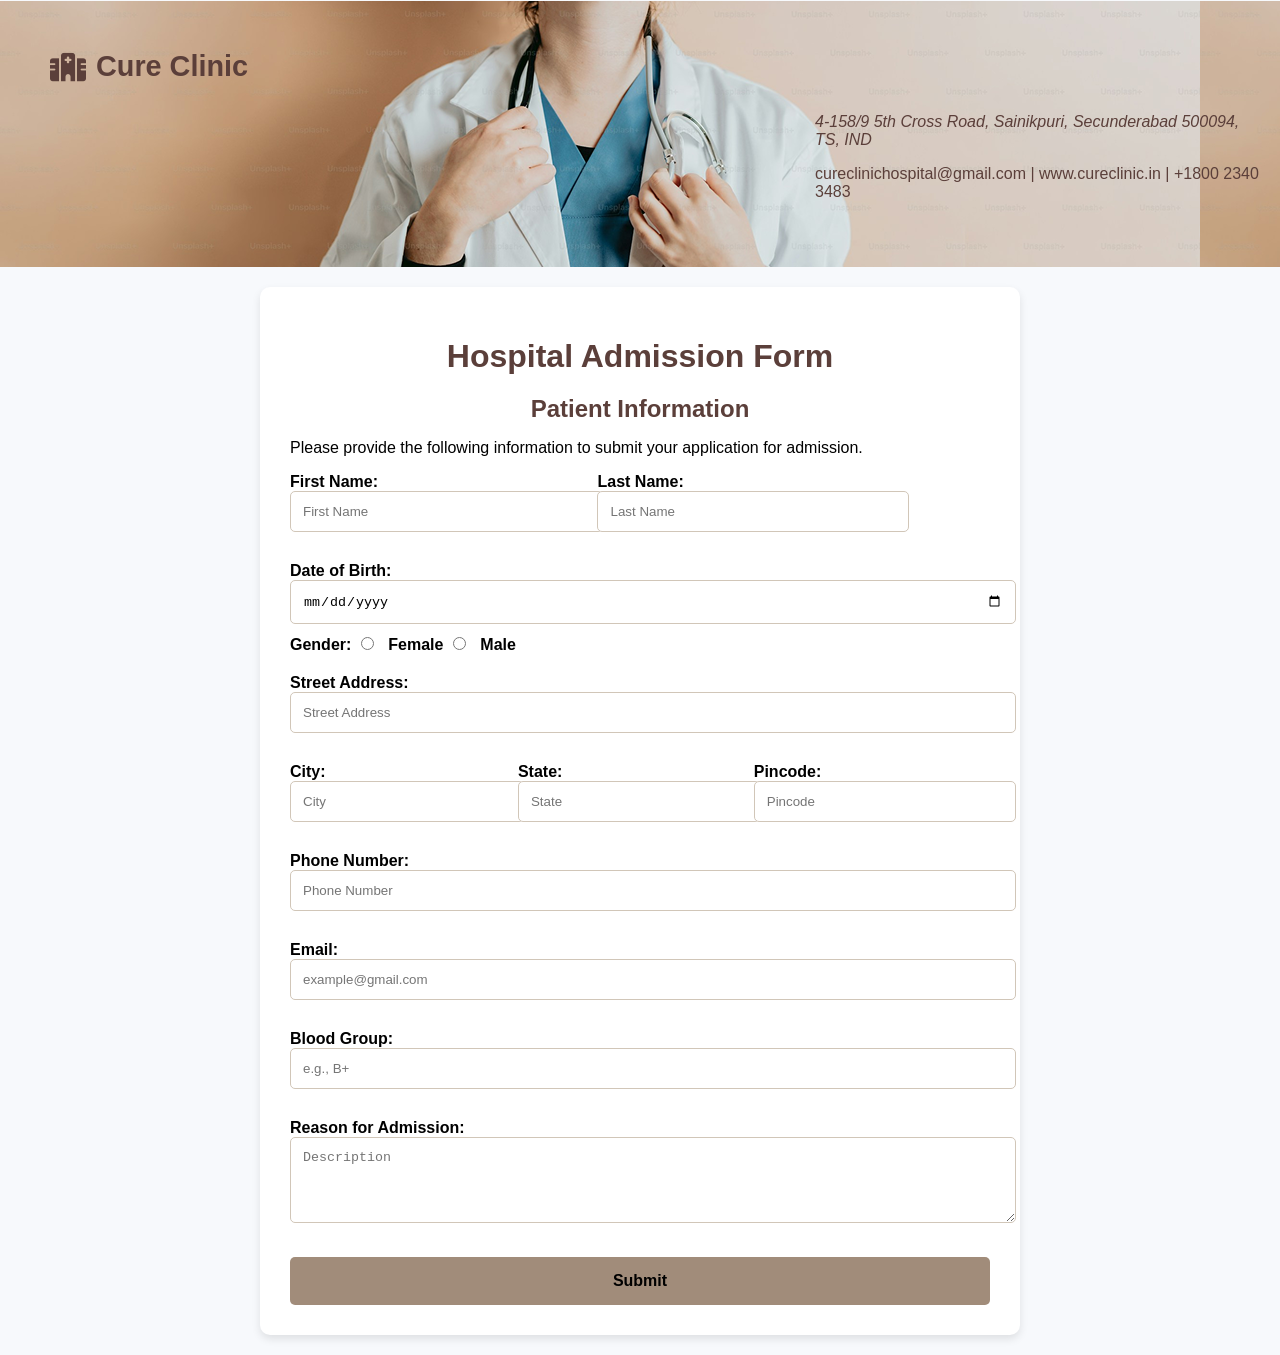
<file: Cognifyz/advanced/index.html>
<!-- Task 5 API Integration and Task 6 form styling -->
<!DOCTYPE html>
<html lang="en">
<head>
    <meta charset="UTF-8">
    <meta name="viewport" content="width=device-width, initial-scale=1.0">
    <title>Hospital Admission Form</title>
    <!-- Font Awesome for icons -->
    <link rel="stylesheet" href="https://cdnjs.cloudflare.com/ajax/libs/font-awesome/6.5.0/css/all.min.css">
    <style>
        body {
            font-family: Arial, sans-serif;
            background-color: #f7f9fc;
            margin: 0;
            padding: 0;
        }
        header {
            background: url('../advanced/imgs/header.png');
            padding: 50px 20px;
            display: flex;
            justify-content: space-between;
            align-items: center;
            flex-wrap: wrap;
            color: #5b3f3a;
        }
        
        .logo {
            font-size: 1.8em;
            font-weight: bold;
            display: flex;
            align-items: center;
            padding: 0px 0px 0px 30px;
            float: inline-start;
        }
        .logo::before {
            content: "\f0f8"; /* FontAwesome hospital icon */
            font-family: 'Font Awesome 6 Free';
            font-weight: 900;
            margin-right: 10px;
        }
        .address{
            align-items: center;
            padding: 30px 0px 0px 795px;
            float: inline-start;
        }
        .container {
            background-color: white;
            max-width: 700px;
            margin: 20px auto;
            padding: 30px;
            border-radius: 10px;
            box-shadow: 0 4px 8px rgba(0, 0, 0, 0.1);
        }
        h1, h2{
            text-align: center;
            margin-bottom: 10px;
            color: #5b3f3a;
        }
        form {
            display: flex;
            flex-direction: column;
        }
        .form-group {
            margin-bottom: 20px;
        }
        label {
            font-weight: bold;
            margin: 10px 0 5px;
        }
        input[type="text"], input[type="email"], input[type="number"], input[type="date"], textarea {
            width: 100%;
            padding: 12px;
            margin-bottom: 10px;
            border: 1px solid #d1c6b8;
            border-radius: 5px;
        }
        textarea {
            resize: vertical;
        }
        .inline-group {
            display: flex;
            gap: 20px;
        }
        .inline-group input {
            width: 100%;
        }
        input[type="radio"] {
            margin-right: 10px;
        }
        input[type="submit"] {
            background-color: #a18c7a;
            color: black;
            border: none;
            padding: 15px;
            border-radius: 5px;
            font-size: 1em;
            font-weight: 600;
            cursor: pointer;
            transition: background-color 0.3s ease;
        }
        input[type="submit"]:hover {
            background-color: #5b3f3a;
            color: white;
        }
        @media (max-width: 768px) {
            .container {
                margin: 10px;
                padding: 20px;
            }
            .inline-group {
                flex-direction: column;
            }
        }
    </style>
</head>
<body>
    <header>
        <div class="logo">Cure Clinic</div>
        <div class="address">
            <address>4-158/9 5th Cross Road, Sainikpuri, Secunderabad 500094, TS, IND</address>
            <p>cureclinichospital@gmail.com | www.cureclinic.in | +1800 2340 3483</p>
        </div>
    </header>
    <div class="container">
        <h1>Hospital Admission Form</h1>
        <h2>Patient Information</h2>
        <p>Please provide the following information to submit your application for admission.</p>
        <form id="admission-form">
            <div class="form-group inline-group">
                <div>
                    <label for="firstname">First Name:</label>
                    <input type="text" id="firstname" name="firstname" placeholder="First Name" required>
                </div>
                <div>
                    <label for="lastname">Last Name:</label>
                    <input type="text" id="lastname" name="lastname" placeholder="Last Name" required>
                </div>
            </div>

            <div class="form-group">
                <div>
                    <label for="birthdate">Date of Birth:</label>
                    <input type="date" name="birthdate" id="birthdate" required>
                </div>
                <div>
                    <label>Gender:</label>
                    <input type="radio" id="female" name="gender" value="Female" required>
                    <label for="female">Female</label>
                    <input type="radio" id="male" name="gender" value="Male">
                    <label for="male">Male</label>
                </div>
            </div>

            <div class="form-group">
                <label for="street">Street Address:</label>
                <input type="text" name="street" id="street" placeholder="Street Address" required>
            </div>

            <div class="form-group inline-group">
                <div>
                    <label for="city">City:</label>
                    <input type="text" name="city" id="city" placeholder="City" required>
                </div>
                <div>
                    <label for="state">State:</label>
                    <input type="text" name="state" id="state" placeholder="State" required>
                </div>
                <div>
                    <label for="pincode">Pincode:</label>
                    <input type="number" name="pincode" id="pincode" placeholder="Pincode" required>
                </div>
            </div>

            <div class="form-group">
                <label for="number">Phone Number:</label>
                <input type="number" name="number" id="number" placeholder="Phone Number" required>
            </div>

            <div class="form-group">
                <label for="email">Email:</label>
                <input type="email" name="email" id="email" placeholder="example@gmail.com" required>
            </div>

            <div class="form-group">
                <div>
                    <label for="bloodgrp">Blood Group:</label>
                    <input type="text" name="bloodgrp" id="bloodgrp" placeholder="e.g., B+">
                </div>
            </div>
            <div class="form-group">
                <div>
                    <label for="reason">Reason for Admission:</label>
                    <textarea name="reason" id="reason" placeholder="Description" rows="4"></textarea>
                </div>
            </div>

            <input type="submit" value="Submit">
        </form>
    </div>
</body>
</html>
</file>
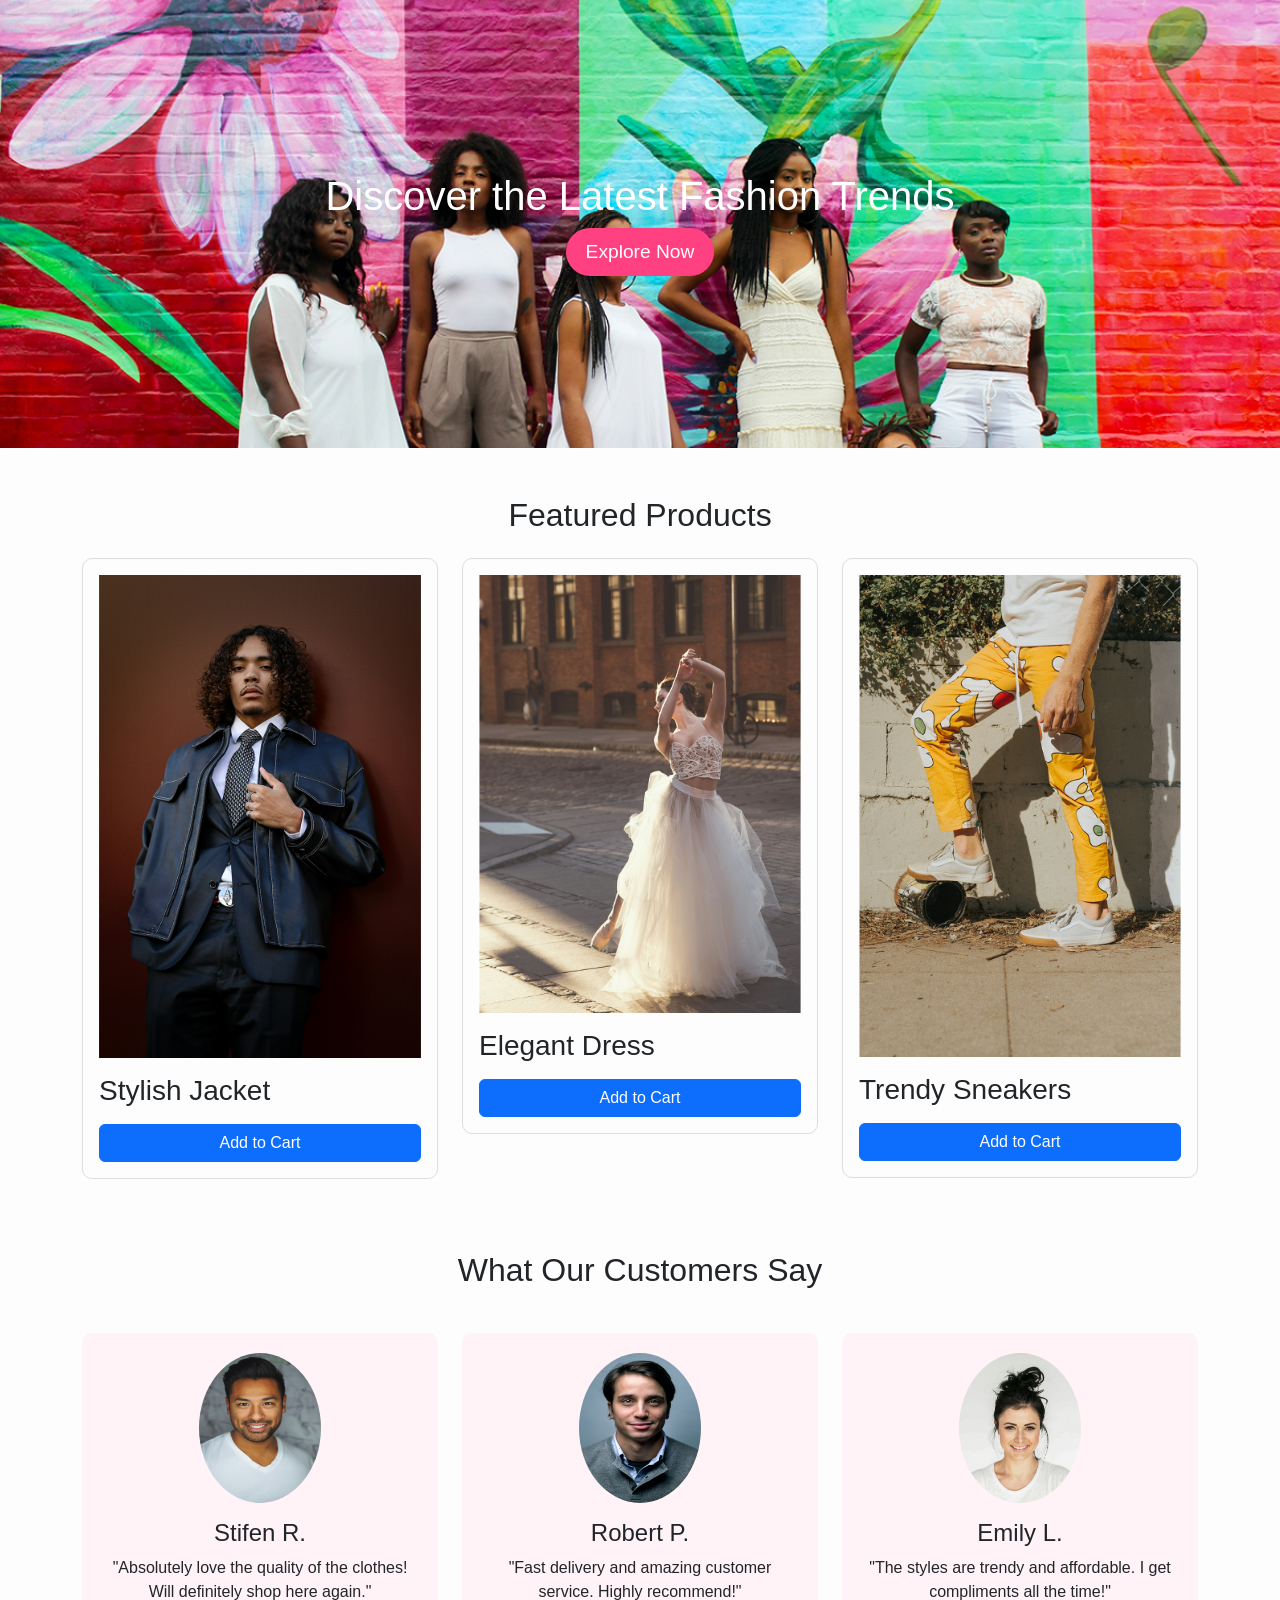
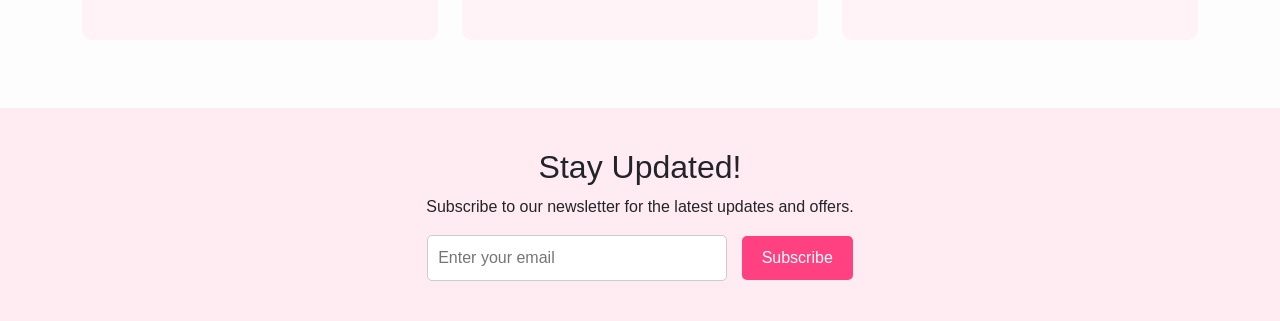
<file: Cognifyz/intermediate/intermediate.html>
<!-- Task 3 Responsive Design and Task 4 Interactive Buttons-->
<!DOCTYPE html>
<html lang="en">
<head>
    <meta charset="UTF-8">
    <meta name="viewport" content="width=device-width, initial-scale=1.0">
    <title>Fashion Forward</title>
    <!-- Font Awesome CDN Path-->
    <link rel="stylesheet" href="https://cdnjs.cloudflare.com/ajax/libs/font-awesome/6.5.0/css/all.min.css">
    <!-- Bootstrap CDN for Responsive Design -->
    <link href="https://cdn.jsdelivr.net/npm/bootstrap@5.3.0/dist/css/bootstrap.min.css" rel="stylesheet">
    <!-- External CSS File -->
    <link rel="stylesheet" href="styles.css">
</head>
<body>
    <!-- Hero Section -->
    <div class="hero-section">
        <div>
            <h1>Discover the Latest Fashion Trends</h1>
            <button class="btn-shop" id="exploreBtn">Explore Now</button>
        </div>
    </div>

    <!-- Product Showcase -->
    <div class="container my-5">
        <h2 class="text-center mb-4">Featured Products</h2>
        <div class="row">
            <div class="col-md-4 mb-4">
                <div class="product-card p-3">
                    <img src="imgs/jacket.png" class="img-fluid" alt="Product 1">
                    <h3 class="mt-3">Stylish Jacket</h3>
                    <button class="btn btn-primary w-100 mt-2">Add to Cart</button>
                </div>
            </div>
            <div class="col-md-4 mb-4">
                <div class="product-card p-3">
                    <img src="imgs/dress.png" class="img-fluid" alt="Product 2">
                    <h3 class="mt-3">Elegant Dress</h3>
                    <button class="btn btn-primary w-100 mt-2">Add to Cart</button>
                </div>
            </div>
            <div class="col-md-4 mb-4">
                <div class="product-card p-3">
                    <img src="imgs/sneakers.png" class="img-fluid" alt="Product 3">
                    <h3 class="mt-3">Trendy Sneakers</h3>
                    <button class="btn btn-primary w-100 mt-2">Add to Cart</button>
                </div>
            </div>
        </div>
    </div>

    <!-- Testimonials Section -->
    <div class="container my-5">
        <h2 class="text-center mb-4">What Our Customers Say</h2>
        <div class="row">
            <div class="col-md-4">
                <div class="testimonial">
                    <img src="imgs/john.png" alt="Customer 1">
                    <h4 class="mt-3">Stifen R.</h4>
                    <p>"Absolutely love the quality of the clothes! Will definitely shop here again."</p>
                </div>
            </div>
            <div class="col-md-4">
                <div class="testimonial">
                    <img src="imgs/robert.png" alt="Customer 2">
                    <h4 class="mt-3">Robert P.</h4>
                    <p>"Fast delivery and amazing customer service. Highly recommend!"</p>
                </div>
            </div>
            <div class="col-md-4">
                <div class="testimonial">
                    <img src="imgs/emily.png" alt="Customer 3">
                    <h4 class="mt-3">Emily L.</h4>
                    <p>"The styles are trendy and affordable. I get compliments all the time!"</p>
                </div>
            </div>
        </div>
    </div>

    <!-- Newsletter Subscription Section -->
    <div class="newsletter-section">
        <h2>Stay Updated!</h2>
        <p>Subscribe to our newsletter for the latest updates and offers.</p>
        <input type="email" placeholder="Enter your email">
        <button id="subscribeBtn">Subscribe</button>
    </div>

    <!-- JavaScript -->
    <script>
        document.getElementById('exploreBtn').addEventListener('click', function() {
            window.scrollTo({ top: document.querySelector('.container').offsetTop, behavior: 'smooth' });
        });

        document.getElementById('subscribeBtn').addEventListener('click', function() {
            const email = document.querySelector('.newsletter-section input').value;
            if(email) {
                alert('Thank you for subscribing!');
            } else {
                alert('Please enter a valid email address.');
            }
        });
    </script>
</body>
</html>
</file>
<file: Cognifyz/intermediate/styles.css>
body {
    font-family: 'Arial', sans-serif;
    background-color: #fdfdfd;
}
.hero-section {
    background: url('imgs/imagee.png');
    background-repeat: no-repeat;
    background-size: cover;
    color: white;
    height: 28rem;
    display: flex;
    justify-content: center;
    align-items: center;
    text-align: center;
}
.btn-shop {
    background-color: #ff4081;
    border: none;
    padding: 10px 20px;
    color: white;
    font-size: 1.2em;
    border-radius: 30px;
    transition: background-color 0.3s ease;
}
.btn-shop:hover {
    background-color: #e91e63;
}
.product-card {
    border: 1px solid #ddd;
    border-radius: 10px;
    overflow: hidden;
    transition: transform 0.3s;
}
.product-card:hover {
    transform: scale(1.05);
}
.testimonial {
    background-color: #fff3f8;
    padding: 20px;
    border-radius: 10px;
    margin: 20px auto;
    text-align: center;
}
.testimonial img {
    border-radius: 50%;
    width: 122px;
    height: 150px;
}
.newsletter-section {
    background-color: #ffebf1;
    padding: 40px;
    text-align: center;
}
.newsletter-section input {
    padding: 10px;
    width: 300px;
    border: 1px solid #ccc;
    border-radius: 5px;
}
.newsletter-section button {
    padding: 10px 20px;
    background-color: #ff4081;
    border: none;
    color: white;
    border-radius: 5px;
    margin-left: 10px;
}
.newsletter-section button:hover {
    background-color: #e91e63;
}
</file>
